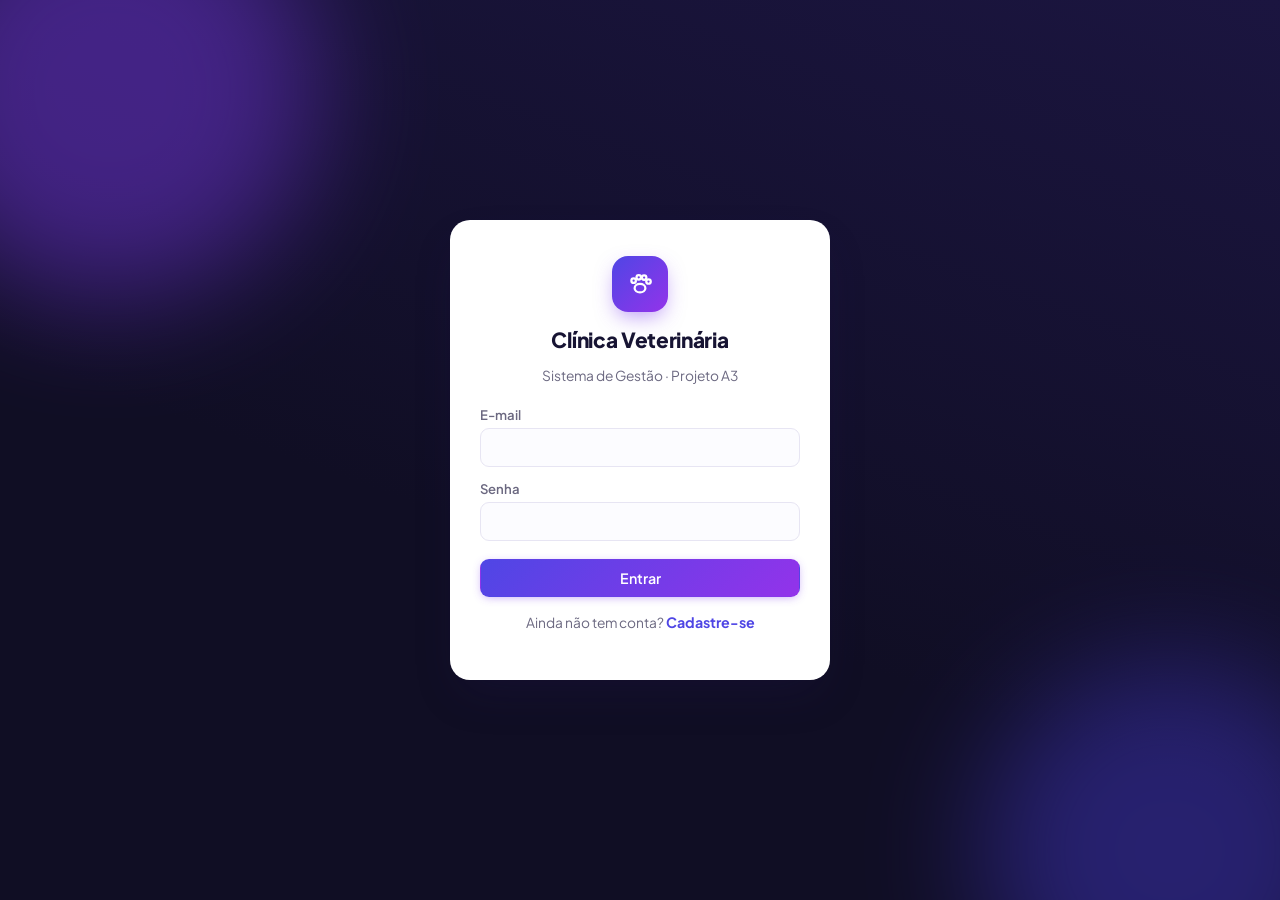
<file: frontend/index.html>
<!DOCTYPE html>
<html lang="pt-BR">
<head>
  <meta charset="UTF-8">
  <meta name="viewport" content="width=device-width, initial-scale=1">
  <title>Início · Clínica Veterinária</title>
  <link rel="stylesheet" href="css/style.css?v=4">
</head>
<body>
  <script src="js/api.js?v=4"></script>
  <script src="js/auth.js?v=4"></script>
  <script src="js/nav.js?v=4"></script>
  <script>
    const conteudo = renderNav("inicio");
    const veterinario = getVeterinarioLogado();

    conteudo.innerHTML = `
      <div class="cabecalho-pagina">
        <div>
          <h1>Olá, ${escaparHtml(veterinario ? veterinario.nome_completo : "")}</h1>
          <p>Resumo rápido do sistema da clínica.</p>
        </div>
      </div>

      <div class="grade-cartoes" id="cartoes"></div>

      <div class="cartao">
        <h2>${ICONES.sino} Vacinas com dose próxima (30 dias)</h2>
        <div id="alerta-vacinas"><div class="carregando">Carregando...</div></div>
      </div>

      <div class="cartao">
        <h2>Fluxo do sistema</h2>
        <p class="texto-suave" style="line-height:1.6">
          <strong>Tutores</strong> cadastram seus endereços e dados pessoais →
          cada tutor tem um ou mais <strong>Animais</strong> →
          na ficha do animal você registra <strong>Consultas</strong>, <strong>Vacinas</strong>
          e o <strong>Microchip</strong> → vacinas antirrábicas e o cadastro do animal
          são enviados automaticamente para a API governamental simulada, acompanhada em
          <strong>Integração governo</strong>.
        </p>
      </div>
    `;

    const cartoes = document.getElementById("cartoes");

    function cartaoEstatistica(href, icone, numero, rotulo) {
      const a = document.createElement("a");
      a.href = href;
      a.className = "cartao-estatistica";
      a.innerHTML = `<div class="icone">${ICONES[icone]}</div><div><div class="numero">${numero}</div><div class="rotulo">${rotulo}</div></div>`;
      return a;
    }

    async function carregarResumo() {
      const [tutores, animais, integracoesPendentes] = await Promise.allSettled([
        api.get("/tutores/"),
        api.get("/animais/"),
        api.get("/integracoes/?status=FALHA"),
      ]);

      cartoes.appendChild(cartaoEstatistica(
        "tutores.html", "tutores",
        tutores.status === "fulfilled" ? tutores.value.length : "—",
        "Tutores cadastrados"
      ));
      cartoes.appendChild(cartaoEstatistica(
        "animais.html", "animais",
        animais.status === "fulfilled" ? animais.value.length : "—",
        "Animais cadastrados"
      ));
      cartoes.appendChild(cartaoEstatistica(
        "integracoes.html", "integracoes",
        integracoesPendentes.status === "fulfilled" ? integracoesPendentes.value.length : "—",
        "Integrações com falha"
      ));
    }

    // Usa o próprio campo "proxima_dose" das vacinas (hoje só aparecia na
    // ficha de cada animal) para avisar, de um jeito centralizado, quais
    // doses vencem nos próximos 30 dias (ou já venceram).
    async function carregarAlertaVacinas() {
      const area = document.getElementById("alerta-vacinas");
      try {
        const vacinas = await api.get("/vacinas/");
        const hoje = new Date();
        hoje.setHours(0, 0, 0, 0);

        const proximas = vacinas
          .filter((v) => v.proxima_dose)
          .map((v) => ({ ...v, _data: _partesDaData(v.proxima_dose) }))
          .filter((v) => v._data)
          .map((v) => ({ ...v, _dias: Math.round((v._data - hoje) / 86400000) }))
          .filter((v) => v._dias <= 30)
          .sort((a, b) => a._dias - b._dias)
          .slice(0, 8);

        if (proximas.length === 0) {
          area.innerHTML = '<p class="texto-suave">Nenhuma vacina com dose marcada para os próximos 30 dias.</p>';
          return;
        }

        area.innerHTML = proximas.map((v) => {
          const selo = v._dias < 0
            ? '<span class="selo selo-vermelho">Atrasada</span>'
            : v._dias <= 7
              ? '<span class="selo selo-laranja">Em breve</span>'
              : '<span class="selo selo-azul">Agendada</span>';
          return `
            <a href="animal.html?id=${v.id_animal}" style="display:flex;justify-content:space-between;align-items:center;gap:10px;padding:10px 0;border-bottom:1px solid var(--borda);text-decoration:none;color:inherit">
              <span><strong>${escaparHtml(v.nome_animal)}</strong><span class="texto-suave"> · ${escaparHtml(v.nome_vacina)} · ${formatarData(v.proxima_dose)}</span></span>
              ${selo}
            </a>`;
        }).join("");
      } catch (erro) {
        area.innerHTML = `<div class="aviso aviso-erro">${escaparHtml(erro.message)}</div>`;
      }
    }

    carregarResumo();
    carregarAlertaVacinas();
  </script>
</body>
</html>
</file>
<file: frontend/css/style.css>
/* ============================================================
   Sistema visual do projeto — v2.
   Paleta: índigo/violeta como cor de marca; azul/verde/laranja
   continuam marcando os três grupos do DER (cadastro, atendimento
   clínico, integração governamental).
   ============================================================ */

@import url("https://fonts.googleapis.com/css2?family=Plus+Jakarta+Sans:wght@400;500;600;700;800&display=swap");

:root {
  --marca-1: #4f46e5;
  --marca-2: #9333ea;
  --marca-gradiente: linear-gradient(135deg, var(--marca-1), var(--marca-2));

  --azul-escuro: #171433;
  --azul: #4338ca;
  --azul-claro: #eef0fe;
  --verde: #0f9d64;
  --verde-claro: #e7f8f0;
  --laranja: #d97706;
  --laranja-claro: #fef3e2;
  --vermelho: #e11d48;
  --vermelho-claro: #fdecef;

  --texto: #1c1b2e;
  --texto-suave: #6b6880;
  --borda: #e7e5f3;
  --fundo: #f6f5fc;
  --cartao: #ffffff;

  --raio: 14px;
  --raio-pequeno: 9px;
  --sombra: 0 1px 2px rgba(31, 20, 78, 0.04), 0 4px 16px -4px rgba(31, 20, 78, 0.08);
  --sombra-forte: 0 20px 45px -12px rgba(31, 20, 78, 0.28);
  --fonte: "Plus Jakarta Sans", "Segoe UI", system-ui, -apple-system, sans-serif;
}

* { box-sizing: border-box; }

body {
  margin: 0;
  font-family: var(--fonte);
  background: var(--fundo);
  color: var(--texto);
  min-height: 100vh;
  -webkit-font-smoothing: antialiased;
}

a { color: var(--azul); }

svg { display: block; }

/* ---------- layout geral: barra lateral + conteúdo ---------- */

.app {
  display: flex;
  min-height: 100vh;
}

.barra-lateral {
  width: 240px;
  flex-shrink: 0;
  background:
    radial-gradient(120% 140% at 0% 0%, #2a2160 0%, transparent 55%),
    linear-gradient(185deg, var(--azul-escuro), #100e24 75%);
  color: #fff;
  display: flex;
  flex-direction: column;
  padding: 22px 0;
  position: relative;
}

.barra-lateral .marca {
  display: flex;
  align-items: center;
  gap: 10px;
  padding: 0 20px 20px;
  font-weight: 800;
  font-size: 1.05rem;
  letter-spacing: -0.01em;
  margin-bottom: 14px;
}

.barra-lateral .marca .logo-marca {
  width: 34px;
  height: 34px;
  border-radius: 10px;
  background: var(--marca-gradiente);
  display: flex;
  align-items: center;
  justify-content: center;
  box-shadow: 0 4px 14px -2px rgba(124, 58, 237, 0.55);
  flex-shrink: 0;
}
.barra-lateral .marca .logo-marca svg { width: 19px; height: 19px; color: #fff; }

.barra-lateral nav { display: flex; flex-direction: column; gap: 3px; padding: 0 12px; }

.barra-lateral nav a {
  display: flex;
  align-items: center;
  gap: 11px;
  color: rgba(255, 255, 255, 0.62);
  text-decoration: none;
  padding: 9px 12px;
  font-size: 0.89rem;
  font-weight: 500;
  border-radius: var(--raio-pequeno);
  transition: background 0.15s ease, color 0.15s ease;
}
.barra-lateral nav a svg { width: 18px; height: 18px; flex-shrink: 0; opacity: 0.9; }

.barra-lateral nav a:hover { background: rgba(255, 255, 255, 0.06); color: #fff; }

.barra-lateral nav a.ativo {
  background: linear-gradient(135deg, rgba(124, 58, 237, 0.35), rgba(79, 70, 229, 0.35));
  color: #fff;
  font-weight: 600;
  box-shadow: inset 0 0 0 1px rgba(255, 255, 255, 0.08);
}

.barra-lateral .rodape-usuario {
  margin-top: auto;
  padding: 16px 20px 0;
  display: flex;
  align-items: center;
  gap: 10px;
}

.barra-lateral .avatar {
  width: 34px;
  height: 34px;
  border-radius: 50%;
  background: var(--marca-gradiente);
  color: #fff;
  display: flex;
  align-items: center;
  justify-content: center;
  font-weight: 700;
  font-size: 0.8rem;
  flex-shrink: 0;
}

.barra-lateral .rodape-usuario .info { min-width: 0; flex: 1; }
.barra-lateral .rodape-usuario .nome {
  font-weight: 600; font-size: 0.82rem; display: block;
  overflow: hidden; text-overflow: ellipsis; white-space: nowrap;
}

.barra-lateral .rodape-usuario button {
  background: rgba(255, 255, 255, 0.08);
  border: 1px solid rgba(255, 255, 255, 0.12);
  color: #fff;
  width: 30px; height: 30px;
  padding: 0;
  border-radius: 8px;
  cursor: pointer;
  display: flex; align-items: center; justify-content: center;
  flex-shrink: 0;
}
.barra-lateral .rodape-usuario button svg { width: 15px; height: 15px; }
.barra-lateral .rodape-usuario button:hover { background: rgba(255, 255, 255, 0.16); }

.conteudo {
  flex: 1;
  min-width: 0;
  padding: 32px 36px 60px;
}

.cabecalho-pagina {
  display: flex;
  align-items: baseline;
  justify-content: space-between;
  flex-wrap: wrap;
  gap: 12px;
  margin-bottom: 22px;
}

.cabecalho-pagina h1 { margin: 0; font-size: 1.6rem; font-weight: 800; letter-spacing: -0.015em; color: var(--azul-escuro); }
.cabecalho-pagina p { margin: 4px 0 0; color: var(--texto-suave); font-size: 0.92rem; }

/* ---------- cartões ---------- */

.cartao {
  background: var(--cartao);
  border: 1px solid var(--borda);
  border-radius: var(--raio);
  box-shadow: var(--sombra);
  padding: 22px;
  margin-bottom: 20px;
}

.cartao h2 {
  margin: 0 0 14px;
  font-size: 1.02rem;
  font-weight: 700;
  color: var(--azul-escuro);
  display: flex; align-items: center; gap: 8px;
}
.cartao h2 svg { width: 19px; height: 19px; color: var(--marca-1); flex-shrink: 0; }

.grade-cartoes {
  display: grid;
  grid-template-columns: repeat(auto-fit, minmax(210px, 1fr));
  gap: 16px;
  margin-bottom: 24px;
}

.cartao-estatistica {
  background: var(--cartao);
  border: 1px solid var(--borda);
  border-radius: var(--raio);
  padding: 18px 20px;
  box-shadow: var(--sombra);
  text-decoration: none;
  color: inherit;
  display: flex;
  align-items: center;
  gap: 14px;
  transition: transform 0.15s ease, box-shadow 0.15s ease;
}
.cartao-estatistica:hover { transform: translateY(-3px); box-shadow: var(--sombra-forte); }
.cartao-estatistica .icone {
  width: 42px; height: 42px; border-radius: 12px; flex-shrink: 0;
  display: flex; align-items: center; justify-content: center;
  background: var(--marca-gradiente); color: #fff;
}
.cartao-estatistica .icone svg { width: 21px; height: 21px; }
.cartao-estatistica .numero { font-size: 1.6rem; font-weight: 800; color: var(--azul-escuro); line-height: 1.1; }
.cartao-estatistica .rotulo { color: var(--texto-suave); font-size: 0.85rem; margin-top: 1px; }

/* ---------- formulários ---------- */

label {
  display: block;
  font-size: 0.82rem;
  font-weight: 600;
  color: var(--texto-suave);
  margin: 13px 0 5px;
}
label:first-child { margin-top: 0; }

input, select, textarea {
  width: 100%;
  padding: 9px 12px;
  border: 1.5px solid var(--borda);
  border-radius: var(--raio-pequeno);
  font-family: inherit;
  font-size: 0.94rem;
  background: #fcfcff;
  color: var(--texto);
  transition: border-color 0.15s ease, box-shadow 0.15s ease;
}
input:focus, select:focus, textarea:focus {
  outline: none;
  border-color: var(--marca-1);
  box-shadow: 0 0 0 3.5px rgba(79, 70, 229, 0.13);
  background: #fff;
}
textarea { resize: vertical; min-height: 70px; }

.linha-campos {
  display: grid;
  grid-template-columns: repeat(auto-fit, minmax(140px, 1fr));
  gap: 12px;
}

.campo-checkbox { display: flex; align-items: center; gap: 8px; margin-top: 14px; }
.campo-checkbox input { width: auto; }
.campo-checkbox label { margin: 0; }

fieldset { border: 1.5px solid var(--borda); border-radius: var(--raio); margin: 16px 0 0; padding: 14px 16px 16px; }
legend { padding: 0 6px; font-size: 0.82rem; font-weight: 700; color: var(--marca-1); }

/* ---------- botões ---------- */

button, .botao {
  display: inline-flex;
  align-items: center;
  gap: 6px;
  cursor: pointer;
  font-family: inherit;
  font-size: 0.89rem;
  font-weight: 600;
  padding: 9px 17px;
  border-radius: var(--raio-pequeno);
  border: 1.5px solid transparent;
  text-decoration: none;
  transition: transform 0.1s ease, box-shadow 0.15s ease, background 0.15s ease;
}

.botao-primario, button[type="submit"] {
  background: var(--marca-gradiente);
  color: #fff;
  box-shadow: 0 2px 10px -2px rgba(124, 58, 237, 0.45);
}
.botao-primario:hover, button[type="submit"]:hover { filter: brightness(1.08); transform: translateY(-1px); }
.botao-primario:active, button[type="submit"]:active { transform: translateY(0); }

.botao-secundario { background: #fff; color: var(--marca-1); border-color: var(--borda); }
.botao-secundario:hover { background: var(--azul-claro); border-color: var(--marca-1); }

.botao-perigo { background: #fff; color: var(--vermelho); border-color: #f4c6d2; }
.botao-perigo:hover { background: var(--vermelho-claro); }

.botao-texto { background: none; color: var(--marca-1); border: none; padding: 4px 6px; font-weight: 600; }
.botao-texto:hover { text-decoration: underline; }

button:disabled { opacity: 0.55; cursor: not-allowed; transform: none !important; }

.barra-acoes { display: flex; gap: 10px; justify-content: flex-end; margin-top: 18px; }
.barra-ferramentas { display: flex; gap: 10px; align-items: center; flex-wrap: wrap; margin-bottom: 16px; }
.barra-ferramentas input[type="search"], .barra-ferramentas input[type="text"] { max-width: 280px; }
.empurra-direita { margin-left: auto; }

/* ---------- tabelas ---------- */

#area-tabela { overflow-x: auto; }
table { width: 100%; border-collapse: collapse; font-size: 0.91rem; }
thead th {
  text-align: left;
  font-size: 0.74rem;
  text-transform: uppercase;
  letter-spacing: 0.05em;
  font-weight: 700;
  color: var(--texto-suave);
  border-bottom: 1.5px solid var(--borda);
  padding: 9px 10px;
}
tbody td { padding: 11px 10px; border-bottom: 1px solid var(--borda); vertical-align: middle; }
tbody tr { transition: background 0.1s ease; }
tbody tr:hover { background: var(--azul-claro); }
tbody tr:last-child td { border-bottom: none; }
td.acoes { white-space: nowrap; text-align: right; }
td.numerico { text-align: right; font-variant-numeric: tabular-nums; }

.tabela-vazia { padding: 34px; text-align: center; color: var(--texto-suave); }

/* ---------- selos de status ---------- */

.selo {
  display: inline-flex;
  align-items: center;
  gap: 5px;
  padding: 3px 10px 3px 8px;
  border-radius: 100px;
  font-size: 0.74rem;
  font-weight: 700;
  text-transform: uppercase;
  letter-spacing: 0.02em;
}
.selo::before { content: ""; width: 6px; height: 6px; border-radius: 50%; background: currentColor; }
.selo-azul { background: var(--azul-claro); color: var(--azul); }
.selo-verde { background: var(--verde-claro); color: var(--verde); }
.selo-laranja { background: var(--laranja-claro); color: var(--laranja); }
.selo-vermelho { background: var(--vermelho-claro); color: var(--vermelho); }
.selo-cinza { background: #eeedf7; color: var(--texto-suave); }

/* ---------- avisos / mensagens ---------- */

.aviso {
  padding: 11px 14px;
  border-radius: var(--raio-pequeno);
  font-size: 0.87rem;
  margin-bottom: 14px;
  border: 1.5px solid transparent;
  font-weight: 500;
}
.aviso-erro { background: var(--vermelho-claro); color: #9f1239; border-color: #f4c6d2; }
.aviso-sucesso { background: var(--verde-claro); color: #065f46; border-color: #bfead9; }
.aviso-info { background: var(--azul-claro); color: var(--azul); border-color: #d7d9fb; }
.aviso[hidden] { display: none; }

/* ---------- abas (ficha do animal) ---------- */

.abas { display: flex; gap: 4px; border-bottom: 1.5px solid var(--borda); margin-bottom: 18px; }
.abas button {
  background: none; color: var(--texto-suave); border: none; border-radius: 0;
  padding: 10px 16px; font-weight: 600; border-bottom: 2.5px solid transparent;
  box-shadow: none;
}
.abas button:hover { transform: none; color: var(--marca-1); }
.abas button.ativa { color: var(--marca-1); border-bottom-color: var(--marca-1); }
.aba-conteudo[hidden] { display: none; }

/* ---------- modal ---------- */

.fundo-modal {
  position: fixed; inset: 0; background: rgba(23, 20, 51, 0.5);
  backdrop-filter: blur(2px);
  display: flex; align-items: flex-start; justify-content: center;
  padding: 40px 16px; overflow-y: auto; z-index: 80;
}
.fundo-modal[hidden] { display: none; }
.modal {
  background: #fff; border-radius: 18px; box-shadow: var(--sombra-forte);
  width: 100%; max-width: 560px; padding: 26px;
  animation: entra-modal 0.16s ease;
}
@keyframes entra-modal {
  from { opacity: 0; transform: translateY(8px) scale(0.98); }
  to { opacity: 1; transform: translateY(0) scale(1); }
}
.modal h2 { margin-top: 0; font-weight: 800; letter-spacing: -0.01em; }
.fechar-modal {
  float: right; background: #f3f2fb; border: none; font-size: 1.1rem; color: var(--texto-suave);
  padding: 0; line-height: 1; width: 30px; height: 30px; border-radius: 50%;
  display: flex; align-items: center; justify-content: center; box-shadow: none;
}
.fechar-modal:hover { background: var(--azul-claro); color: var(--marca-1); transform: none; }

/* ---------- login ---------- */

.pagina-login {
  min-height: 100vh; display: flex; align-items: center; justify-content: center;
  position: relative; overflow: hidden;
  background: linear-gradient(200deg, #1b1540 0%, #100e24 60%);
  padding: 20px;
}
.pagina-login::before, .pagina-login::after {
  content: ""; position: absolute; border-radius: 50%; filter: blur(60px); opacity: 0.45;
}
.pagina-login::before { width: 420px; height: 420px; background: #7c3aed; top: -120px; left: -100px; }
.pagina-login::after { width: 380px; height: 380px; background: #4338ca; bottom: -140px; right: -80px; }

.caixa-login {
  background: #fff; border-radius: 20px; box-shadow: var(--sombra-forte);
  width: 100%; max-width: 380px; padding: 36px 30px;
  position: relative; z-index: 1;
}
.caixa-login h1 { text-align: center; color: var(--azul-escuro); font-size: 1.3rem; font-weight: 800; letter-spacing: -0.015em; margin: 14px 0 4px; }
.caixa-login .subtitulo { text-align: center; color: var(--texto-suave); font-size: 0.86rem; margin-bottom: 22px; }
.caixa-login .pata {
  width: 56px; height: 56px; margin: 0 auto;
  border-radius: 16px; background: var(--marca-gradiente);
  display: flex; align-items: center; justify-content: center;
  box-shadow: 0 8px 20px -4px rgba(124, 58, 237, 0.5);
}
.caixa-login .pata svg { width: 30px; height: 30px; color: #fff; }
.caixa-login button[type="submit"] { width: 100%; justify-content: center; margin-top: 18px; }
.alternar-login { text-align: center; margin-top: 16px; font-size: 0.86rem; color: var(--texto-suave); }
.alternar-login button { background: none; border: none; color: var(--marca-1); font-weight: 700; cursor: pointer; padding: 0; box-shadow: none; }
.alternar-login button:hover { transform: none; text-decoration: underline; }

/* ---------- utilidades ---------- */

.texto-suave { color: var(--texto-suave); }
.carregando { padding: 20px; text-align: center; color: var(--texto-suave); }
.oculto { display: none !important; }

/* ---------- menu móvel (celular / janela estreita) ----------
   Em vez de espremer os links numa barra horizontal (que corta e
   fica ilegível), o menu vira uma gaveta: some da tela e só aparece
   quando o botão de hambúrguer é clicado, por cima do conteúdo. */

.botao-menu-movel {
  display: none;
  position: fixed; top: 14px; left: 14px; z-index: 70;
  width: 42px; height: 42px;
  border-radius: 11px;
  background: var(--azul-escuro); color: #fff; border: none;
  align-items: center; justify-content: center;
  box-shadow: var(--sombra-forte);
}
.botao-menu-movel svg { width: 20px; height: 20px; }

.fundo-menu-movel {
  display: none;
  position: fixed; inset: 0; z-index: 65;
  background: rgba(15, 13, 30, 0.5);
}

@media (max-width: 760px) {
  .botao-menu-movel { display: flex; }

  .barra-lateral {
    position: fixed; inset: 0 auto 0 0;
    height: 100vh; width: 250px;
    transform: translateX(-100%);
    transition: transform 0.2s ease;
    z-index: 66;
  }
  .barra-lateral.aberta { transform: translateX(0); }

  .fundo-menu-movel.aberto { display: block; }

  .conteudo { padding: 80px 16px 40px; }
}

/* ---------- busca global (Ctrl+K) ---------- */

.barra-lateral .botao-busca-global {
  display: flex; align-items: center; gap: 9px;
  margin: 0 12px 14px; padding: 8px 10px;
  background: rgba(255, 255, 255, 0.06);
  border: 1px solid rgba(255, 255, 255, 0.12);
  border-radius: var(--raio-pequeno);
  color: rgba(255, 255, 255, 0.65);
  font-size: 0.83rem; font-weight: 500;
  box-shadow: none; width: calc(100% - 24px);
}
.barra-lateral .botao-busca-global:hover { background: rgba(255, 255, 255, 0.11); color: #fff; transform: none; }
.barra-lateral .botao-busca-global svg { width: 16px; height: 16px; flex-shrink: 0; }
.barra-lateral .botao-busca-global .rotulo-busca { flex: 1; text-align: left; }
.barra-lateral .botao-busca-global .atalho-busca {
  font-size: 0.68rem; padding: 1px 6px; border-radius: 5px;
  background: rgba(255, 255, 255, 0.12); color: rgba(255, 255, 255, 0.8);
}

.modal-busca { max-width: 480px; padding: 0; overflow: hidden; }
.modal-busca input[type="search"] {
  border: none; border-bottom: 1.5px solid var(--borda); border-radius: 0;
  padding: 16px 20px; font-size: 1rem; background: #fff;
}
.modal-busca input[type="search"]:focus { box-shadow: none; border-color: var(--borda); }
.resultados-busca-global { max-height: 360px; overflow-y: auto; padding: 6px; }
.grupo-resultado-busca {
  font-size: 0.7rem; font-weight: 700; text-transform: uppercase;
  letter-spacing: 0.05em; color: var(--texto-suave); padding: 10px 12px 4px;
}
.resultado-busca {
  display: flex; align-items: center; gap: 12px;
  padding: 9px 12px; border-radius: 10px; text-decoration: none; color: var(--texto);
}
.resultado-busca:hover { background: var(--azul-claro); }
.resultado-busca svg { width: 18px; height: 18px; color: var(--marca-1); flex-shrink: 0; }
.resultado-busca .texto-resultado { display: flex; flex-direction: column; min-width: 0; }
.resultado-busca strong { font-size: 0.9rem; font-weight: 600; overflow: hidden; text-overflow: ellipsis; white-space: nowrap; }
.resultado-busca span { font-size: 0.78rem; color: var(--texto-suave); }
.mensagem-busca { padding: 16px 20px; color: var(--texto-suave); font-size: 0.88rem; }

/* ---------- impressão (ficha do animal) ----------
   Qualquer elemento com .nao-imprime some; as três abas (consultas,
   vacinas, microchip) são forçadas a aparecer juntas, mesmo que só uma
   estivesse selecionada na tela. */
@media print {
  .barra-lateral, .botao-menu-movel, .fundo-menu-movel, .nao-imprime { display: none !important; }
  .aba-conteudo[hidden] { display: block !important; }
  .app { display: block; }
  .conteudo { padding: 0; }
  .cartao { box-shadow: none; border: 1px solid #ccc; break-inside: avoid; }
  body { background: #fff; }
}
</file>
